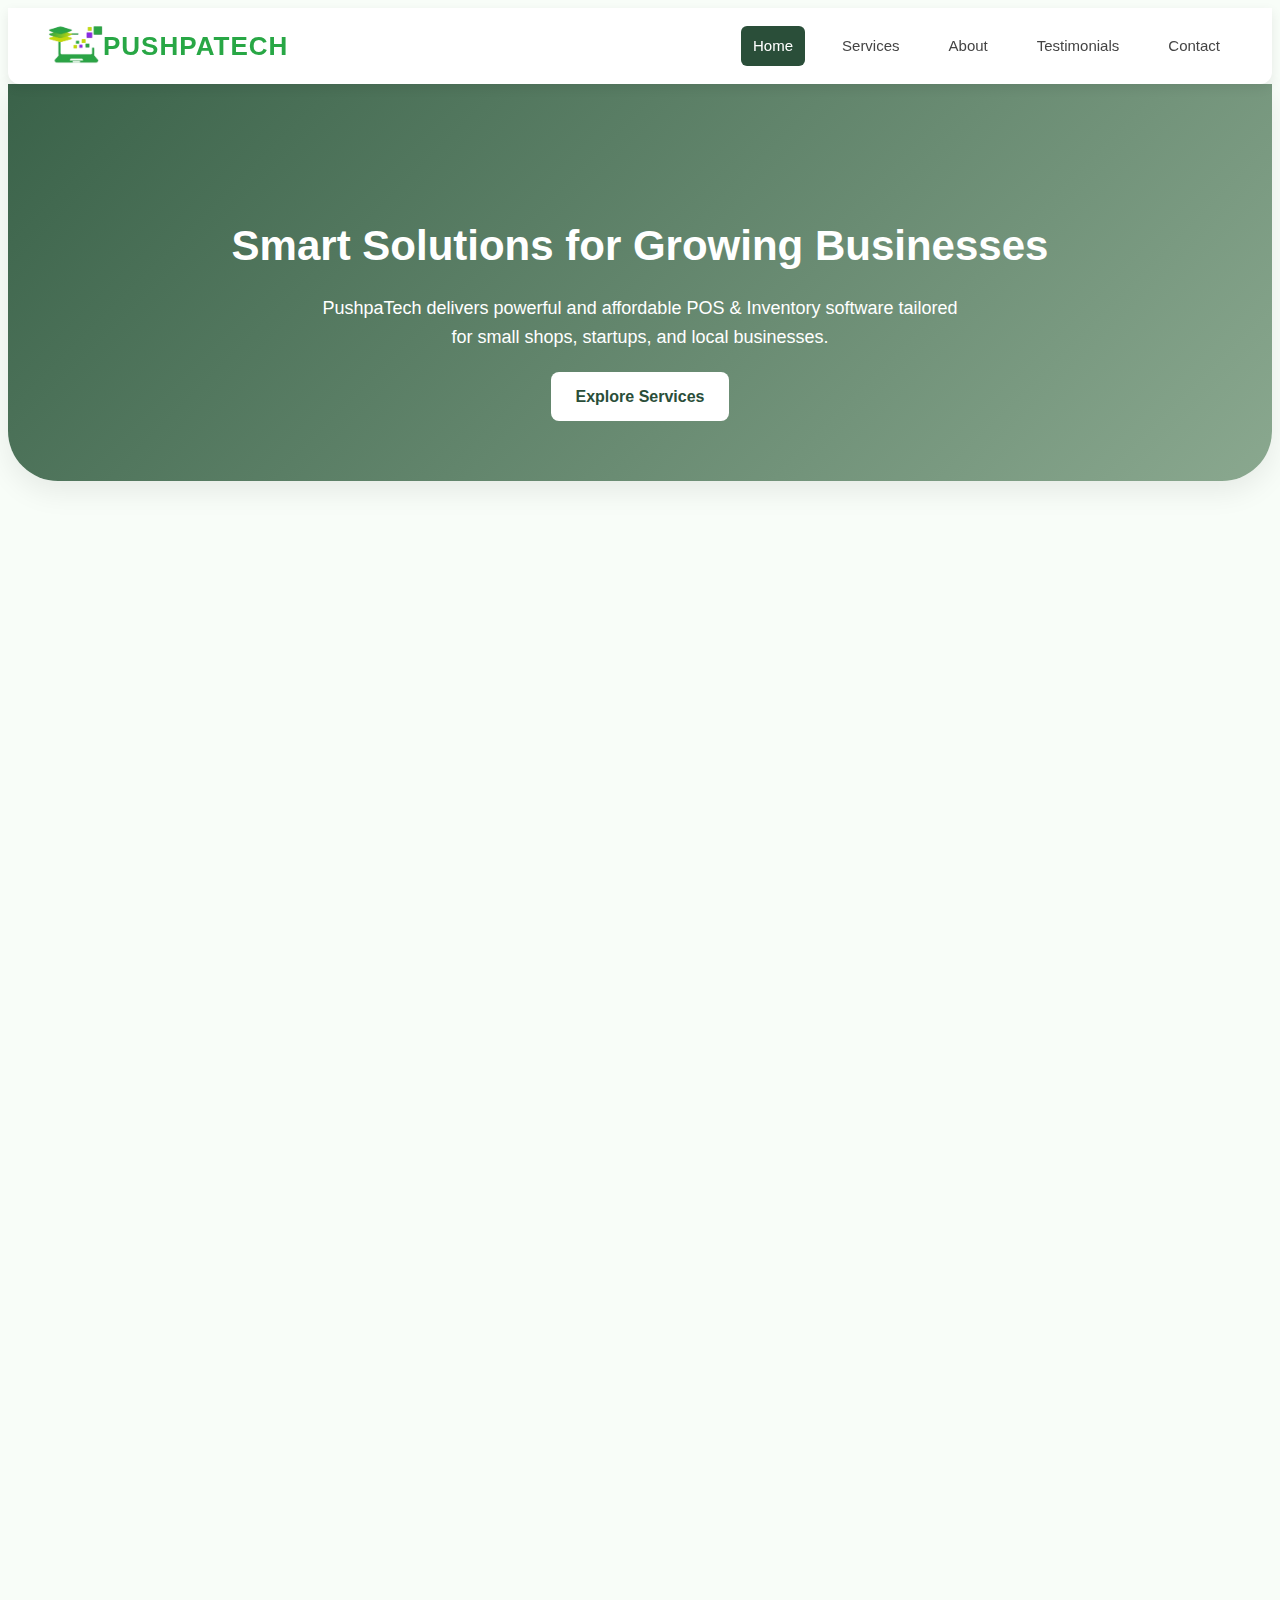
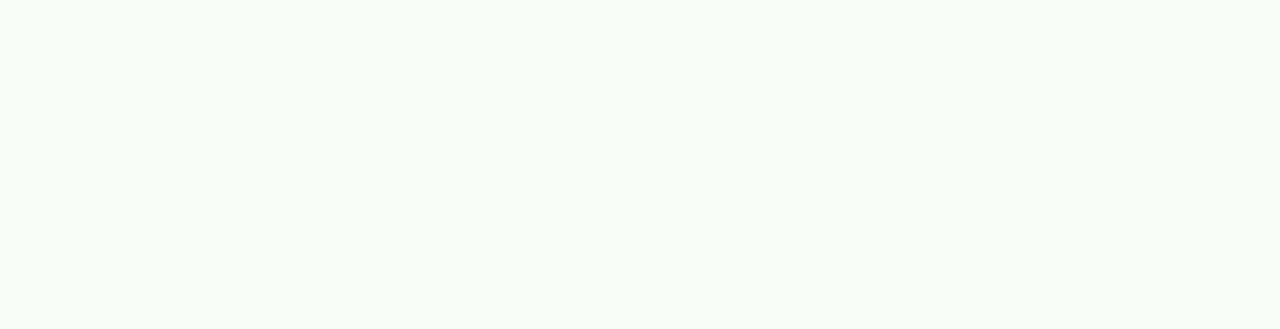
<file: index.html>
<!DOCTYPE html><html lang="en" data-beasties-container><head>
  <meta charset="utf-8">
  <title>Pushpatech</title>
  <base href="/">
  <meta name="viewport" content="width=device-width, initial-scale=1">
  <link rel="icon" type="image/x-icon" href="favicon.ico">
<style>body{font-family:Segoe UI,sans-serif;color:#222;background-color:#f8fdf8;line-height:1.6}.btn-primary{background:#2a4e39;color:#fff;padding:12px 20px;border-radius:8px;font-weight:700;text-decoration:none;transition:background .3s ease}.btn-primary:hover{background:#218838}
</style><link rel="stylesheet" href="styles-OF5QCJR4.css" media="print" onload="this.media='all'"><noscript><link rel="stylesheet" href="styles-OF5QCJR4.css"></noscript><style ng-app-id="ng">.navbar[_ngcontent-ng-c2800528396]{display:flex;justify-content:space-between;align-items:center;background-color:#fff;padding:16px 40px;box-shadow:0 4px 12px #00000014;position:sticky;top:0;z-index:1000;border-radius:0 0 12px 12px;transition:all .3s ease-in-out}.img-logo[_ngcontent-ng-c2800528396]{width:55px;height:40px;margin-bottom:-9px}.logo[_ngcontent-ng-c2800528396]{font-size:26px;font-weight:700;color:#28a745;letter-spacing:1px;text-transform:uppercase}.nav-links[_ngcontent-ng-c2800528396]{display:flex;gap:25px;align-items:center}.nav-links[_ngcontent-ng-c2800528396]   a[_ngcontent-ng-c2800528396]{position:relative;font-size:15px;font-weight:500;color:#444;text-decoration:none;padding:8px 12px;border-radius:6px;overflow:hidden;transition:background-color .3s,color .3s}.nav-links[_ngcontent-ng-c2800528396]   a.active[_ngcontent-ng-c2800528396]{background-color:#2a4e39;color:#fff}.nav-links[_ngcontent-ng-c2800528396]   a.active[_ngcontent-ng-c2800528396]:hover{color:#fff}.nav-links[_ngcontent-ng-c2800528396]   a[_ngcontent-ng-c2800528396]:before{content:"";position:absolute;width:100%;height:100%;top:0;left:-100%;background:#28a7451a;transition:all .4s ease;z-index:0}.nav-links[_ngcontent-ng-c2800528396]   a[_ngcontent-ng-c2800528396]:hover:before{left:0}.nav-links[_ngcontent-ng-c2800528396]   a[_ngcontent-ng-c2800528396]:hover{color:#2a4e39}.nav-links[_ngcontent-ng-c2800528396]   a[_ngcontent-ng-c2800528396]   span[_ngcontent-ng-c2800528396]{position:relative;z-index:1}.nav-links[_ngcontent-ng-c2800528396]   a[_ngcontent-ng-c2800528396]:after{content:"";position:absolute;left:50%;bottom:0;width:0%;height:2px;background-color:#2a4e39;transition:all .3s ease;transform:translate(-50%)}.nav-links[_ngcontent-ng-c2800528396]   a[_ngcontent-ng-c2800528396]:hover:after{width:60%}@media (max-width: 768px){.navbar[_ngcontent-ng-c2800528396]{flex-direction:column;align-items:flex-start;padding:16px 20px}.nav-links[_ngcontent-ng-c2800528396]{flex-direction:column;width:100%;gap:15px;margin-top:10px}.nav-links[_ngcontent-ng-c2800528396]   a[_ngcontent-ng-c2800528396]{width:100%}}</style><style ng-app-id="ng">.home-hero[_ngcontent-ng-c3735040616]{background:linear-gradient(135deg,#3a6249,#8aa88f);background-size:cover;color:#fff;text-align:center;padding:100px 20px 60px;border-radius:0 0 50px 50px;box-shadow:0 10px 30px #00000014}.home-hero[_ngcontent-ng-c3735040616]   h1[_ngcontent-ng-c3735040616]{font-size:42px;margin-bottom:15px;animation:_ngcontent-ng-c3735040616_fadeInDown 1s ease}.home-hero[_ngcontent-ng-c3735040616]   p[_ngcontent-ng-c3735040616]{font-size:18px;max-width:650px;margin:0 auto 20px;animation:fadeUp 1.2s ease-in-out}.home-hero[_ngcontent-ng-c3735040616]   .btn-primary[_ngcontent-ng-c3735040616]{background-color:#fff;color:#2a4e39;padding:12px 25px;border-radius:8px;font-weight:700;text-decoration:none;display:inline-block;transition:background-color .3s ease}.home-hero[_ngcontent-ng-c3735040616]   .btn-primary[_ngcontent-ng-c3735040616]:hover{background-color:#e6f4ea}.home-hero[_ngcontent-ng-c3735040616]:after{content:"";position:absolute;bottom:0;left:0;width:100%;height:100%;background-size:cover;z-index:-1}.features[_ngcontent-ng-c3735040616]{padding:80px 20px;text-align:center}.features[_ngcontent-ng-c3735040616]   h2[_ngcontent-ng-c3735040616]{font-size:28px;margin-bottom:30px}.features[_ngcontent-ng-c3735040616]   .feature-grid[_ngcontent-ng-c3735040616]{display:flex;justify-content:center;gap:30px;flex-wrap:wrap}.features[_ngcontent-ng-c3735040616]   .card[_ngcontent-ng-c3735040616]{background:#fff;padding:30px;border-radius:16px;width:300px;box-shadow:0 6px 18px #0000000f;transition:transform .3s ease;text-align:center}.features[_ngcontent-ng-c3735040616]   .card[_ngcontent-ng-c3735040616]:hover{transform:translateY(-8px)}.features[_ngcontent-ng-c3735040616]   .card[_ngcontent-ng-c3735040616]   .icon[_ngcontent-ng-c3735040616]{font-size:36px;margin-bottom:12px;color:#2a4e39;animation:_ngcontent-ng-c3735040616_floatIn 3s ease-in-out infinite}.features[_ngcontent-ng-c3735040616]   .card[_ngcontent-ng-c3735040616]   h3[_ngcontent-ng-c3735040616]{margin-bottom:10px;color:#333}.features[_ngcontent-ng-c3735040616]   .card[_ngcontent-ng-c3735040616]   p[_ngcontent-ng-c3735040616]{color:#555}.why-us[_ngcontent-ng-c3735040616]{padding:60px 20px;background-color:#f8fdf8;text-align:center}.why-us[_ngcontent-ng-c3735040616]   h2[_ngcontent-ng-c3735040616]{margin-bottom:25px;font-size:28px}.why-us[_ngcontent-ng-c3735040616]   .why-list[_ngcontent-ng-c3735040616]{display:flex;flex-direction:column;gap:12px;max-width:550px;margin:0 auto}.why-us[_ngcontent-ng-c3735040616]   .why-item[_ngcontent-ng-c3735040616]{display:flex;align-items:center;gap:12px;padding:12px 16px;background:#fff;border-radius:10px;box-shadow:0 2px 8px #0000000a;font-size:15px;color:#333;transition:transform .3s ease}.why-us[_ngcontent-ng-c3735040616]   .why-item[_ngcontent-ng-c3735040616]:hover{transform:translateY(-2px)}.why-us[_ngcontent-ng-c3735040616]   .check-icon[_ngcontent-ng-c3735040616]{font-size:18px;color:#2a4e39}.cta[_ngcontent-ng-c3735040616]{padding:80px 20px;text-align:center}.cta[_ngcontent-ng-c3735040616]   h2[_ngcontent-ng-c3735040616]{margin-bottom:15px}.cta[_ngcontent-ng-c3735040616]   .btn-primary[_ngcontent-ng-c3735040616]{margin-top:20px;background-color:#2a4e39;color:#fff;padding:12px 25px;border:none;border-radius:8px;font-size:16px;text-decoration:none;display:inline-block;font-weight:600;transition:background-color .3s}.cta[_ngcontent-ng-c3735040616]   .btn-primary[_ngcontent-ng-c3735040616]:hover{background-color:#218838}@keyframes _ngcontent-ng-c3735040616_fadeInUp{0%{opacity:0;transform:translateY(40px)}to{opacity:1;transform:translateY(0)}}@keyframes _ngcontent-ng-c3735040616_fadeInDown{0%{opacity:0;transform:translateY(-40px)}to{opacity:1;transform:translateY(0)}}@keyframes _ngcontent-ng-c3735040616_floatIn{0%,to{transform:translateY(0)}50%{transform:translateY(-8px)}}.fade-up[_ngcontent-ng-c3735040616]{animation:_ngcontent-ng-c3735040616_fadeInUp .8s ease forwards;opacity:0}.fade-down[_ngcontent-ng-c3735040616]{animation:_ngcontent-ng-c3735040616_fadeInDown .8s ease forwards;opacity:0}.delay-1[_ngcontent-ng-c3735040616]{animation-delay:.2s}.delay-2[_ngcontent-ng-c3735040616]{animation-delay:.4s}.delay-3[_ngcontent-ng-c3735040616]{animation-delay:.6s}.delay-4[_ngcontent-ng-c3735040616]{animation-delay:.8s}</style></head>
<body><!--nghm--><script type="text/javascript" id="ng-event-dispatch-contract">(()=>{function p(t,n,r,o,e,i,f,m){return{eventType:t,event:n,targetElement:r,eic:o,timeStamp:e,eia:i,eirp:f,eiack:m}}function u(t){let n=[],r=e=>{n.push(e)};return{c:t,q:n,et:[],etc:[],d:r,h:e=>{r(p(e.type,e,e.target,t,Date.now()))}}}function s(t,n,r){for(let o=0;o<n.length;o++){let e=n[o];(r?t.etc:t.et).push(e),t.c.addEventListener(e,t.h,r)}}function c(t,n,r,o,e=window){let i=u(t);e._ejsas||(e._ejsas={}),e._ejsas[n]=i,s(i,r),s(i,o,!0)}window.__jsaction_bootstrap=c;})();
</script><script>window.__jsaction_bootstrap(document.body,"ng",["click"],[]);</script>
  <app-root ng-version="19.2.3" ngh="1" ng-server-context="ssg"><app-navbar _nghost-ng-c2800528396 ngh="0"><nav _ngcontent-ng-c2800528396 class="navbar"><div _ngcontent-ng-c2800528396 class="logo"><img _ngcontent-ng-c2800528396 src="assets/imgs/logo.png" class="img-logo"><span _ngcontent-ng-c2800528396 class="brand-name">PushpaTech</span></div><div _ngcontent-ng-c2800528396 class="nav-links"><a _ngcontent-ng-c2800528396 routerlink="/" routerlinkactive="active" href="/" class="active" jsaction="click:;">Home</a><a _ngcontent-ng-c2800528396 routerlink="/services" routerlinkactive="active" href="/services" class jsaction="click:;">Services</a><a _ngcontent-ng-c2800528396 routerlink="/about" routerlinkactive="active" href="/about" class jsaction="click:;">About</a><a _ngcontent-ng-c2800528396 routerlink="/testimonials" routerlinkactive="active" href="/testimonials" class jsaction="click:;">Testimonials</a><a _ngcontent-ng-c2800528396 routerlink="/contact" routerlinkactive="active" href="/contact" class jsaction="click:;">Contact</a></div></nav></app-navbar><router-outlet></router-outlet><app-home _nghost-ng-c3735040616 ngh="0"><section _ngcontent-ng-c3735040616 class="home-hero"><h1 _ngcontent-ng-c3735040616>Smart Solutions for Growing Businesses</h1><p _ngcontent-ng-c3735040616>PushpaTech delivers powerful and affordable POS &amp; Inventory software tailored for small shops, startups, and local businesses.</p><a _ngcontent-ng-c3735040616 routerlink="/services" class="btn-primary">Explore Services</a></section><section _ngcontent-ng-c3735040616 class="features"><h2 _ngcontent-ng-c3735040616 class="fade-up delay-1">What We Offer</h2><div _ngcontent-ng-c3735040616 class="feature-grid"><div _ngcontent-ng-c3735040616 class="card fade-up delay-2"><div _ngcontent-ng-c3735040616 class="icon">🧾</div><h3 _ngcontent-ng-c3735040616>POS Billing System</h3><p _ngcontent-ng-c3735040616>Fast and easy billing with invoice print, barcode, stock update and daily reporting.</p></div><div _ngcontent-ng-c3735040616 class="card fade-up delay-3"><div _ngcontent-ng-c3735040616 class="icon">📦</div><h3 _ngcontent-ng-c3735040616>Inventory Management</h3><p _ngcontent-ng-c3735040616>Track stock in real-time with alerts, purchase logs, sales records and profit analysis.</p></div><div _ngcontent-ng-c3735040616 class="card fade-up delay-4"><div _ngcontent-ng-c3735040616 class="icon">🛠️</div><h3 _ngcontent-ng-c3735040616>Custom Software Setup</h3><p _ngcontent-ng-c3735040616>We build tailored billing software for your unique business needs – water wash, retail, medical, etc.</p></div></div></section><section _ngcontent-ng-c3735040616 class="why-us fade-up delay-2"><h2 _ngcontent-ng-c3735040616>Why Choose PushpaTech?</h2><div _ngcontent-ng-c3735040616 class="why-list"><div _ngcontent-ng-c3735040616 class="why-item"><span _ngcontent-ng-c3735040616 class="check-icon">✅</span><p _ngcontent-ng-c3735040616>User-friendly Interface</p></div><div _ngcontent-ng-c3735040616 class="why-item"><span _ngcontent-ng-c3735040616 class="check-icon">✅</span><p _ngcontent-ng-c3735040616>Lightweight &amp; Fast</p></div><div _ngcontent-ng-c3735040616 class="why-item"><span _ngcontent-ng-c3735040616 class="check-icon">✅</span><p _ngcontent-ng-c3735040616>Budget-friendly for startups</p></div><div _ngcontent-ng-c3735040616 class="why-item"><span _ngcontent-ng-c3735040616 class="check-icon">✅</span><p _ngcontent-ng-c3735040616>Easy to deploy &amp; maintain</p></div></div></section><section _ngcontent-ng-c3735040616 class="cta fade-up delay-3"><h2 _ngcontent-ng-c3735040616>Get Started Today</h2><p _ngcontent-ng-c3735040616>Whether you run a small Xerox shop, retail outlet, or service business – we have the perfect solution for you. </p><a _ngcontent-ng-c3735040616 routerlink="/contact" class="btn-primary">Request a Demo</a></section></app-home><!----></app-root>
<script src="polyfills-FFHMD2TL.js" type="module"></script><script src="main-GQ4TBBIQ.js" type="module"></script>

<script id="ng-state" type="application/json">{"__nghData__":[{},{"c":{"1":[{"i":"c3735040616","r":1}]}}]}</script></body></html>
</file>
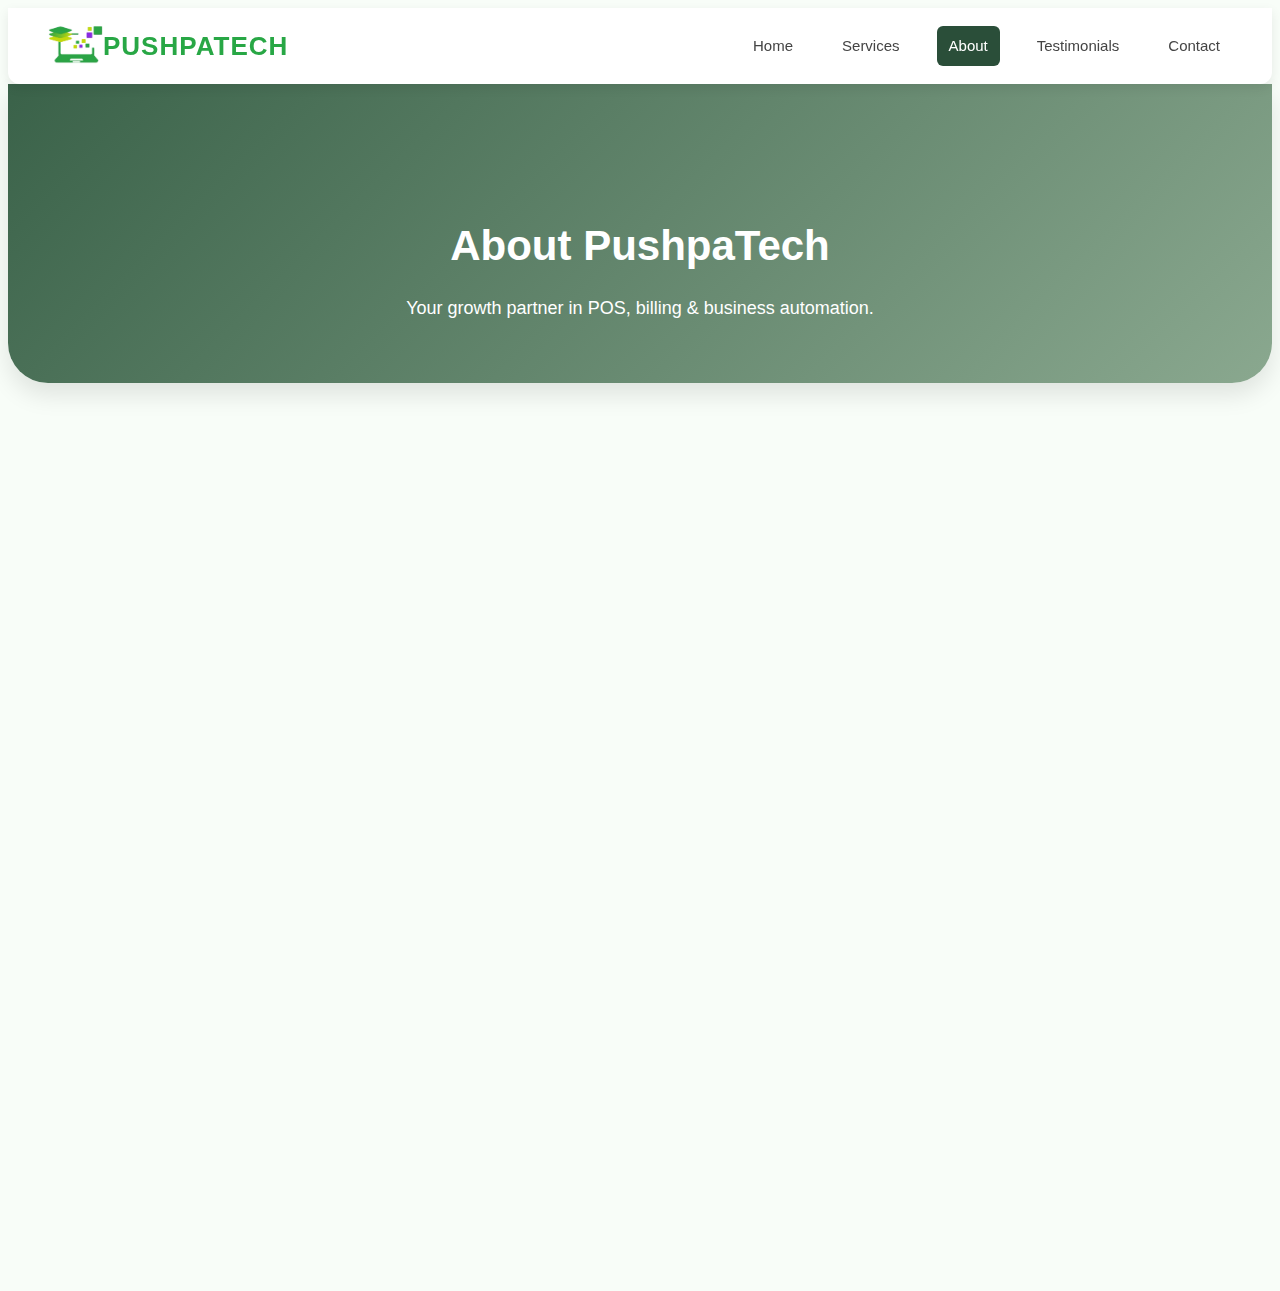
<file: about/index.html>
<!DOCTYPE html><html lang="en" data-beasties-container><head>
  <meta charset="utf-8">
  <title>Pushpatech</title>
  <base href="/">
  <meta name="viewport" content="width=device-width, initial-scale=1">
  <link rel="icon" type="image/x-icon" href="favicon.ico">
<style>body{font-family:Segoe UI,sans-serif;color:#222;background-color:#f8fdf8;line-height:1.6}
</style><link rel="stylesheet" href="styles-OF5QCJR4.css" media="print" onload="this.media='all'"><noscript><link rel="stylesheet" href="styles-OF5QCJR4.css"></noscript><style ng-app-id="ng">.navbar[_ngcontent-ng-c2800528396]{display:flex;justify-content:space-between;align-items:center;background-color:#fff;padding:16px 40px;box-shadow:0 4px 12px #00000014;position:sticky;top:0;z-index:1000;border-radius:0 0 12px 12px;transition:all .3s ease-in-out}.img-logo[_ngcontent-ng-c2800528396]{width:55px;height:40px;margin-bottom:-9px}.logo[_ngcontent-ng-c2800528396]{font-size:26px;font-weight:700;color:#28a745;letter-spacing:1px;text-transform:uppercase}.nav-links[_ngcontent-ng-c2800528396]{display:flex;gap:25px;align-items:center}.nav-links[_ngcontent-ng-c2800528396]   a[_ngcontent-ng-c2800528396]{position:relative;font-size:15px;font-weight:500;color:#444;text-decoration:none;padding:8px 12px;border-radius:6px;overflow:hidden;transition:background-color .3s,color .3s}.nav-links[_ngcontent-ng-c2800528396]   a.active[_ngcontent-ng-c2800528396]{background-color:#2a4e39;color:#fff}.nav-links[_ngcontent-ng-c2800528396]   a.active[_ngcontent-ng-c2800528396]:hover{color:#fff}.nav-links[_ngcontent-ng-c2800528396]   a[_ngcontent-ng-c2800528396]:before{content:"";position:absolute;width:100%;height:100%;top:0;left:-100%;background:#28a7451a;transition:all .4s ease;z-index:0}.nav-links[_ngcontent-ng-c2800528396]   a[_ngcontent-ng-c2800528396]:hover:before{left:0}.nav-links[_ngcontent-ng-c2800528396]   a[_ngcontent-ng-c2800528396]:hover{color:#2a4e39}.nav-links[_ngcontent-ng-c2800528396]   a[_ngcontent-ng-c2800528396]   span[_ngcontent-ng-c2800528396]{position:relative;z-index:1}.nav-links[_ngcontent-ng-c2800528396]   a[_ngcontent-ng-c2800528396]:after{content:"";position:absolute;left:50%;bottom:0;width:0%;height:2px;background-color:#2a4e39;transition:all .3s ease;transform:translate(-50%)}.nav-links[_ngcontent-ng-c2800528396]   a[_ngcontent-ng-c2800528396]:hover:after{width:60%}@media (max-width: 768px){.navbar[_ngcontent-ng-c2800528396]{flex-direction:column;align-items:flex-start;padding:16px 20px}.nav-links[_ngcontent-ng-c2800528396]{flex-direction:column;width:100%;gap:15px;margin-top:10px}.nav-links[_ngcontent-ng-c2800528396]   a[_ngcontent-ng-c2800528396]{width:100%}}</style><style ng-app-id="ng">.about-hero[_ngcontent-ng-c2169892880]{background:linear-gradient(135deg,#3a6249,#8aa88f);padding:100px 20px 60px;color:#fff;text-align:center;border-radius:0 0 40px 40px;box-shadow:0 12px 24px #0000001a}.about-hero[_ngcontent-ng-c2169892880]   h1[_ngcontent-ng-c2169892880]{font-size:42px;margin-bottom:15px;animation:fadeDown 1s ease-out}.about-hero[_ngcontent-ng-c2169892880]   p[_ngcontent-ng-c2169892880]{font-size:18px;max-width:650px;margin:0 auto;animation:fadeUp 1.2s ease-in-out}.about-content[_ngcontent-ng-c2169892880]{display:flex;flex-direction:column;gap:40px;padding:80px 20px;max-width:1100px;margin:auto}.about-box[_ngcontent-ng-c2169892880]{background:#fff;padding:30px 40px;border-radius:16px;box-shadow:0 6px 18px #0000000f;opacity:0;transform:translateY(20px);animation:fadeInUp 1s ease forwards;transition:all .4s}.about-box[_ngcontent-ng-c2169892880]   h2[_ngcontent-ng-c2169892880]{margin-bottom:15px;color:#2a4e39}.about-box[_ngcontent-ng-c2169892880]   p[_ngcontent-ng-c2169892880], .about-box[_ngcontent-ng-c2169892880]   ul[_ngcontent-ng-c2169892880]{font-size:16px;color:#444;line-height:1.6}.about-box[_ngcontent-ng-c2169892880]   ul[_ngcontent-ng-c2169892880]{list-style:none;padding:0}.about-box[_ngcontent-ng-c2169892880]   ul[_ngcontent-ng-c2169892880]   li[_ngcontent-ng-c2169892880]{margin-bottom:10px}.slide-in-left[_ngcontent-ng-c2169892880]{animation:_ngcontent-ng-c2169892880_slideInLeft 1.2s ease forwards}.slide-in-right[_ngcontent-ng-c2169892880]{animation:_ngcontent-ng-c2169892880_slideInRight 1.2s ease forwards}@keyframes _ngcontent-ng-c2169892880_slideInLeft{0%{opacity:0;transform:translate(-50px)}to{opacity:1;transform:translate(0)}}@keyframes _ngcontent-ng-c2169892880_slideInRight{0%{opacity:0;transform:translate(50px)}to{opacity:1;transform:translate(0)}}@media (max-width: 768px){.about-content[_ngcontent-ng-c2169892880]{padding:40px 15px}.about-box[_ngcontent-ng-c2169892880]{padding:20px}.about-hero[_ngcontent-ng-c2169892880]{padding:60px 15px 40px}}</style></head>
<body><!--nghm--><script type="text/javascript" id="ng-event-dispatch-contract">(()=>{function p(t,n,r,o,e,i,f,m){return{eventType:t,event:n,targetElement:r,eic:o,timeStamp:e,eia:i,eirp:f,eiack:m}}function u(t){let n=[],r=e=>{n.push(e)};return{c:t,q:n,et:[],etc:[],d:r,h:e=>{r(p(e.type,e,e.target,t,Date.now()))}}}function s(t,n,r){for(let o=0;o<n.length;o++){let e=n[o];(r?t.etc:t.et).push(e),t.c.addEventListener(e,t.h,r)}}function c(t,n,r,o,e=window){let i=u(t);e._ejsas||(e._ejsas={}),e._ejsas[n]=i,s(i,r),s(i,o,!0)}window.__jsaction_bootstrap=c;})();
</script><script>window.__jsaction_bootstrap(document.body,"ng",["click"],[]);</script>
  <app-root ng-version="19.2.3" ngh="1" ng-server-context="ssg"><app-navbar _nghost-ng-c2800528396 ngh="0"><nav _ngcontent-ng-c2800528396 class="navbar"><div _ngcontent-ng-c2800528396 class="logo"><img _ngcontent-ng-c2800528396 src="assets/imgs/logo.png" class="img-logo"><span _ngcontent-ng-c2800528396 class="brand-name">PushpaTech</span></div><div _ngcontent-ng-c2800528396 class="nav-links"><a _ngcontent-ng-c2800528396 routerlink="/" routerlinkactive="active" href="/" class jsaction="click:;">Home</a><a _ngcontent-ng-c2800528396 routerlink="/services" routerlinkactive="active" href="/services" class jsaction="click:;">Services</a><a _ngcontent-ng-c2800528396 routerlink="/about" routerlinkactive="active" href="/about" class="active" jsaction="click:;">About</a><a _ngcontent-ng-c2800528396 routerlink="/testimonials" routerlinkactive="active" href="/testimonials" class jsaction="click:;">Testimonials</a><a _ngcontent-ng-c2800528396 routerlink="/contact" routerlinkactive="active" href="/contact" class jsaction="click:;">Contact</a></div></nav></app-navbar><router-outlet></router-outlet><app-about _nghost-ng-c2169892880 ngh="0"><section _ngcontent-ng-c2169892880 class="about-hero"><h1 _ngcontent-ng-c2169892880>About PushpaTech</h1><p _ngcontent-ng-c2169892880>Your growth partner in POS, billing &amp; business automation.</p></section><section _ngcontent-ng-c2169892880 class="about-content"><div _ngcontent-ng-c2169892880 class="about-box fade-in"><h2 _ngcontent-ng-c2169892880>Who We Are</h2><p _ngcontent-ng-c2169892880>PushpaTech is a service-based startup committed to building smart, efficient, and reliable business tools. We help local businesses and startups streamline their billing, POS, and inventory management.</p></div><div _ngcontent-ng-c2169892880 class="about-box slide-in-left"><h2 _ngcontent-ng-c2169892880>Our Vision</h2><p _ngcontent-ng-c2169892880>To empower small businesses and entrepreneurs by offering tech solutions that are affordable, scalable, and tailor-fit to their needs.</p></div><div _ngcontent-ng-c2169892880 class="about-box slide-in-right"><h2 _ngcontent-ng-c2169892880>What Makes Us Different</h2><ul _ngcontent-ng-c2169892880><li _ngcontent-ng-c2169892880>✅ Clean &amp; user-friendly interfaces</li><li _ngcontent-ng-c2169892880>✅ Offline-first &amp; lightweight approach</li><li _ngcontent-ng-c2169892880>✅ Zero hosting in prototype phase</li><li _ngcontent-ng-c2169892880>✅ Future-proof SaaS design</li></ul></div></section></app-about><!----></app-root>
<script src="polyfills-FFHMD2TL.js" type="module"></script><script src="main-GQ4TBBIQ.js" type="module"></script>

<script id="ng-state" type="application/json">{"__nghData__":[{},{"c":{"1":[{"i":"c2169892880","r":1}]}}]}</script></body></html>
</file>
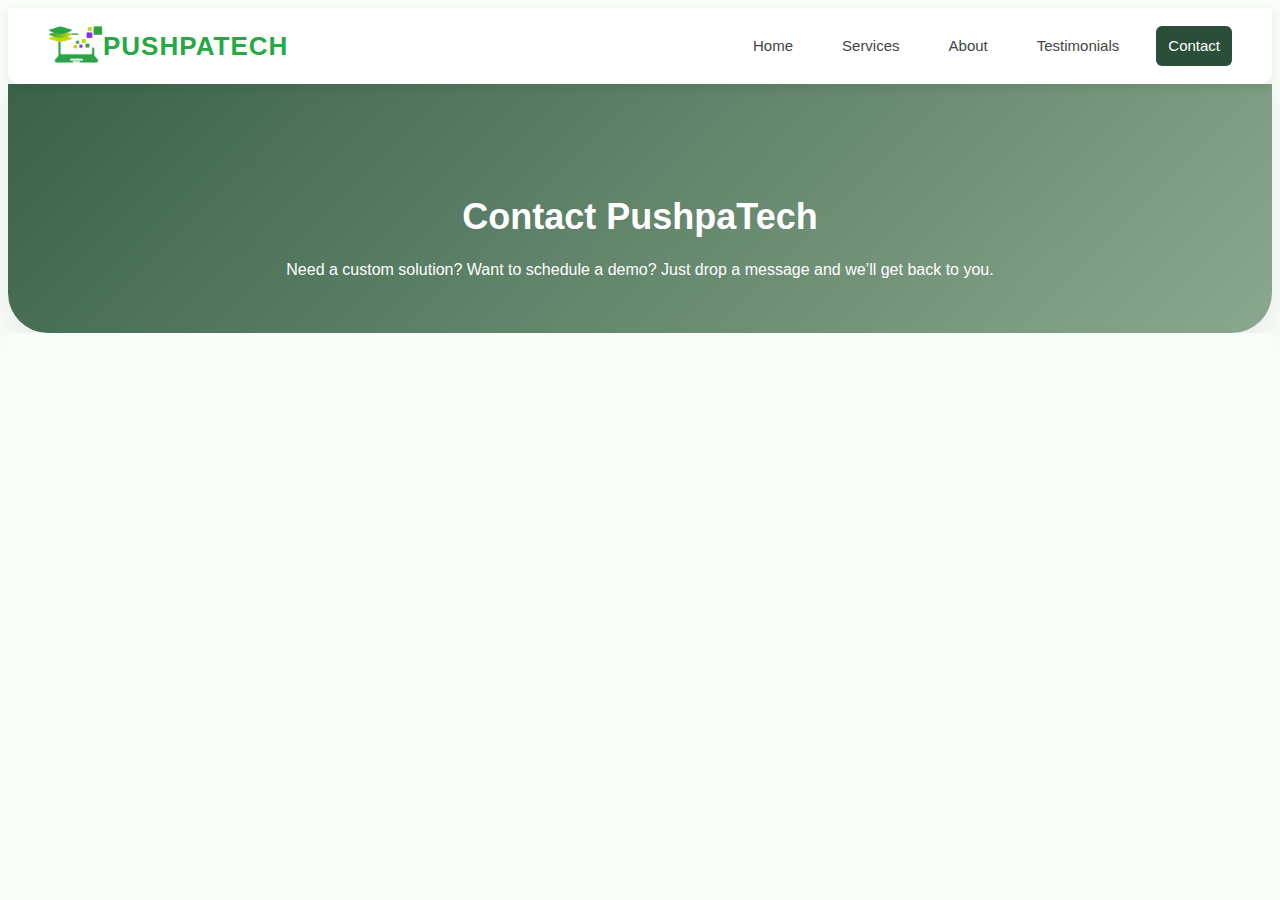
<file: contact/index.html>
<!DOCTYPE html><html lang="en" data-beasties-container><head>
  <meta charset="utf-8">
  <title>Pushpatech</title>
  <base href="/">
  <meta name="viewport" content="width=device-width, initial-scale=1">
  <link rel="icon" type="image/x-icon" href="favicon.ico">
<style>body{font-family:Segoe UI,sans-serif;color:#222;background-color:#f8fdf8;line-height:1.6}
</style><link rel="stylesheet" href="styles-OF5QCJR4.css" media="print" onload="this.media='all'"><noscript><link rel="stylesheet" href="styles-OF5QCJR4.css"></noscript><style ng-app-id="ng">.navbar[_ngcontent-ng-c2800528396]{display:flex;justify-content:space-between;align-items:center;background-color:#fff;padding:16px 40px;box-shadow:0 4px 12px #00000014;position:sticky;top:0;z-index:1000;border-radius:0 0 12px 12px;transition:all .3s ease-in-out}.img-logo[_ngcontent-ng-c2800528396]{width:55px;height:40px;margin-bottom:-9px}.logo[_ngcontent-ng-c2800528396]{font-size:26px;font-weight:700;color:#28a745;letter-spacing:1px;text-transform:uppercase}.nav-links[_ngcontent-ng-c2800528396]{display:flex;gap:25px;align-items:center}.nav-links[_ngcontent-ng-c2800528396]   a[_ngcontent-ng-c2800528396]{position:relative;font-size:15px;font-weight:500;color:#444;text-decoration:none;padding:8px 12px;border-radius:6px;overflow:hidden;transition:background-color .3s,color .3s}.nav-links[_ngcontent-ng-c2800528396]   a.active[_ngcontent-ng-c2800528396]{background-color:#2a4e39;color:#fff}.nav-links[_ngcontent-ng-c2800528396]   a.active[_ngcontent-ng-c2800528396]:hover{color:#fff}.nav-links[_ngcontent-ng-c2800528396]   a[_ngcontent-ng-c2800528396]:before{content:"";position:absolute;width:100%;height:100%;top:0;left:-100%;background:#28a7451a;transition:all .4s ease;z-index:0}.nav-links[_ngcontent-ng-c2800528396]   a[_ngcontent-ng-c2800528396]:hover:before{left:0}.nav-links[_ngcontent-ng-c2800528396]   a[_ngcontent-ng-c2800528396]:hover{color:#2a4e39}.nav-links[_ngcontent-ng-c2800528396]   a[_ngcontent-ng-c2800528396]   span[_ngcontent-ng-c2800528396]{position:relative;z-index:1}.nav-links[_ngcontent-ng-c2800528396]   a[_ngcontent-ng-c2800528396]:after{content:"";position:absolute;left:50%;bottom:0;width:0%;height:2px;background-color:#2a4e39;transition:all .3s ease;transform:translate(-50%)}.nav-links[_ngcontent-ng-c2800528396]   a[_ngcontent-ng-c2800528396]:hover:after{width:60%}@media (max-width: 768px){.navbar[_ngcontent-ng-c2800528396]{flex-direction:column;align-items:flex-start;padding:16px 20px}.nav-links[_ngcontent-ng-c2800528396]{flex-direction:column;width:100%;gap:15px;margin-top:10px}.nav-links[_ngcontent-ng-c2800528396]   a[_ngcontent-ng-c2800528396]{width:100%}}</style><style ng-app-id="ng">@charset "UTF-8";.contact-hero[_ngcontent-ng-c4253887968]{background:linear-gradient(135deg,#3a6249,#8aa88f);color:#fff;text-align:center;padding:80px 20px 50px;border-radius:0 0 40px 40px;box-shadow:0 10px 30px #00000014}.contact-hero[_ngcontent-ng-c4253887968]   h1[_ngcontent-ng-c4253887968]{font-size:36px;margin-bottom:12px;animation:fadeInDown 1s ease}.contact-hero[_ngcontent-ng-c4253887968]   p[_ngcontent-ng-c4253887968]{font-size:16px;max-width:90%;margin:0 auto;animation:fadeInUp 1.2s ease}.contact-content[_ngcontent-ng-c4253887968]{display:flex;flex-wrap:wrap;gap:30px;justify-content:center;padding:60px 20px;background:#f8fdf8}.contact-card[_ngcontent-ng-c4253887968]{background:#fff;padding:30px 20px;border-radius:20px;box-shadow:0 8px 25px #0000000f;width:100%;max-width:480px;animation:_ngcontent-ng-c4253887968_fadeInCard .8s forwards;opacity:0;transform:translateY(30px)}.contact-card[_ngcontent-ng-c4253887968]   h2[_ngcontent-ng-c4253887968], .contact-card[_ngcontent-ng-c4253887968]   h3[_ngcontent-ng-c4253887968]{color:#2e7d32;margin-bottom:15px;font-size:20px}.contact-card[_ngcontent-ng-c4253887968]   p[_ngcontent-ng-c4253887968]{font-size:15px;color:#444;margin:8px 0}.form[_ngcontent-ng-c4253887968]{display:flex;flex-direction:column;gap:16px}.form[_ngcontent-ng-c4253887968]   input[_ngcontent-ng-c4253887968], .form[_ngcontent-ng-c4253887968]   textarea[_ngcontent-ng-c4253887968]{padding:12px 14px;border:1.5px solid #ccc;border-radius:10px;font-size:14px;font-family:inherit;transition:.3s ease}.form[_ngcontent-ng-c4253887968]   input[_ngcontent-ng-c4253887968]:focus, .form[_ngcontent-ng-c4253887968]   textarea[_ngcontent-ng-c4253887968]:focus{border-color:#3a6249;outline:none}.form[_ngcontent-ng-c4253887968]   textarea[_ngcontent-ng-c4253887968]{min-height:100px;resize:vertical}.form[_ngcontent-ng-c4253887968]   button[_ngcontent-ng-c4253887968]{background:#3a6249;color:#fff;padding:12px;font-weight:700;font-size:15px;border:none;border-radius:8px;cursor:pointer;transition:background .3s ease}.form[_ngcontent-ng-c4253887968]   button[_ngcontent-ng-c4253887968]:hover{background:#2b4d3a}.fade-up[_ngcontent-ng-c4253887968]{animation-name:_ngcontent-ng-c4253887968_fadeInCard}.delay-1[_ngcontent-ng-c4253887968]{animation-delay:.2s}.delay-2[_ngcontent-ng-c4253887968]{animation-delay:.4s}@keyframes _ngcontent-ng-c4253887968_fadeInCard{to{opacity:1;transform:translateY(0)}}@media (max-width: 768px){.contact-hero[_ngcontent-ng-c4253887968]{padding:60px 15px 40px}.contact-hero[_ngcontent-ng-c4253887968]   h1[_ngcontent-ng-c4253887968]{font-size:28px}.contact-hero[_ngcontent-ng-c4253887968]   p[_ngcontent-ng-c4253887968]{font-size:14px}.contact-content[_ngcontent-ng-c4253887968]{flex-direction:column;padding:30px 15px}.contact-card[_ngcontent-ng-c4253887968]{padding:25px 15px}.form[_ngcontent-ng-c4253887968]   button[_ngcontent-ng-c4253887968]{font-size:14px;padding:10px}}</style></head>
<body><!--nghm--><script type="text/javascript" id="ng-event-dispatch-contract">(()=>{function p(t,n,r,o,e,i,f,m){return{eventType:t,event:n,targetElement:r,eic:o,timeStamp:e,eia:i,eirp:f,eiack:m}}function u(t){let n=[],r=e=>{n.push(e)};return{c:t,q:n,et:[],etc:[],d:r,h:e=>{r(p(e.type,e,e.target,t,Date.now()))}}}function s(t,n,r){for(let o=0;o<n.length;o++){let e=n[o];(r?t.etc:t.et).push(e),t.c.addEventListener(e,t.h,r)}}function c(t,n,r,o,e=window){let i=u(t);e._ejsas||(e._ejsas={}),e._ejsas[n]=i,s(i,r),s(i,o,!0)}window.__jsaction_bootstrap=c;})();
</script><script>window.__jsaction_bootstrap(document.body,"ng",["click"],[]);</script>
  <app-root ng-version="19.2.3" ngh="1" ng-server-context="ssg"><app-navbar _nghost-ng-c2800528396 ngh="0"><nav _ngcontent-ng-c2800528396 class="navbar"><div _ngcontent-ng-c2800528396 class="logo"><img _ngcontent-ng-c2800528396 src="assets/imgs/logo.png" class="img-logo"><span _ngcontent-ng-c2800528396 class="brand-name">PushpaTech</span></div><div _ngcontent-ng-c2800528396 class="nav-links"><a _ngcontent-ng-c2800528396 routerlink="/" routerlinkactive="active" href="/" class jsaction="click:;">Home</a><a _ngcontent-ng-c2800528396 routerlink="/services" routerlinkactive="active" href="/services" class jsaction="click:;">Services</a><a _ngcontent-ng-c2800528396 routerlink="/about" routerlinkactive="active" href="/about" class jsaction="click:;">About</a><a _ngcontent-ng-c2800528396 routerlink="/testimonials" routerlinkactive="active" href="/testimonials" class jsaction="click:;">Testimonials</a><a _ngcontent-ng-c2800528396 routerlink="/contact" routerlinkactive="active" href="/contact" class="active" jsaction="click:;">Contact</a></div></nav></app-navbar><router-outlet></router-outlet><app-contact _nghost-ng-c4253887968 ngh="0"><section _ngcontent-ng-c4253887968 class="contact-hero"><h1 _ngcontent-ng-c4253887968>Contact PushpaTech</h1><p _ngcontent-ng-c4253887968> Need a custom solution? Want to schedule a demo? Just drop a message and we’ll get back to you. </p></section><section _ngcontent-ng-c4253887968 class="contact-content"><div _ngcontent-ng-c4253887968 class="contact-card fade-up delay-1"><form _ngcontent-ng-c4253887968 class="form"><h2 _ngcontent-ng-c4253887968>Send us a message</h2><input _ngcontent-ng-c4253887968 type="text" placeholder="Your Name" required><input _ngcontent-ng-c4253887968 type="email" placeholder="Your Email" required><textarea _ngcontent-ng-c4253887968 placeholder="Your Message" required></textarea><button _ngcontent-ng-c4253887968 type="submit">Submit</button></form></div><div _ngcontent-ng-c4253887968 class="contact-card fade-up delay-2"><h3 _ngcontent-ng-c4253887968>Reach Us</h3><p _ngcontent-ng-c4253887968><strong _ngcontent-ng-c4253887968>📞 Phone:</strong> +91 85532 08440</p><p _ngcontent-ng-c4253887968><strong _ngcontent-ng-c4253887968>📍 Address:</strong> Hyderabad, India</p></div></section></app-contact><!----></app-root>
<script src="polyfills-FFHMD2TL.js" type="module"></script><script src="main-GQ4TBBIQ.js" type="module"></script>

<script id="ng-state" type="application/json">{"__nghData__":[{},{"c":{"1":[{"i":"c4253887968","r":1}]}}]}</script></body></html>
</file>
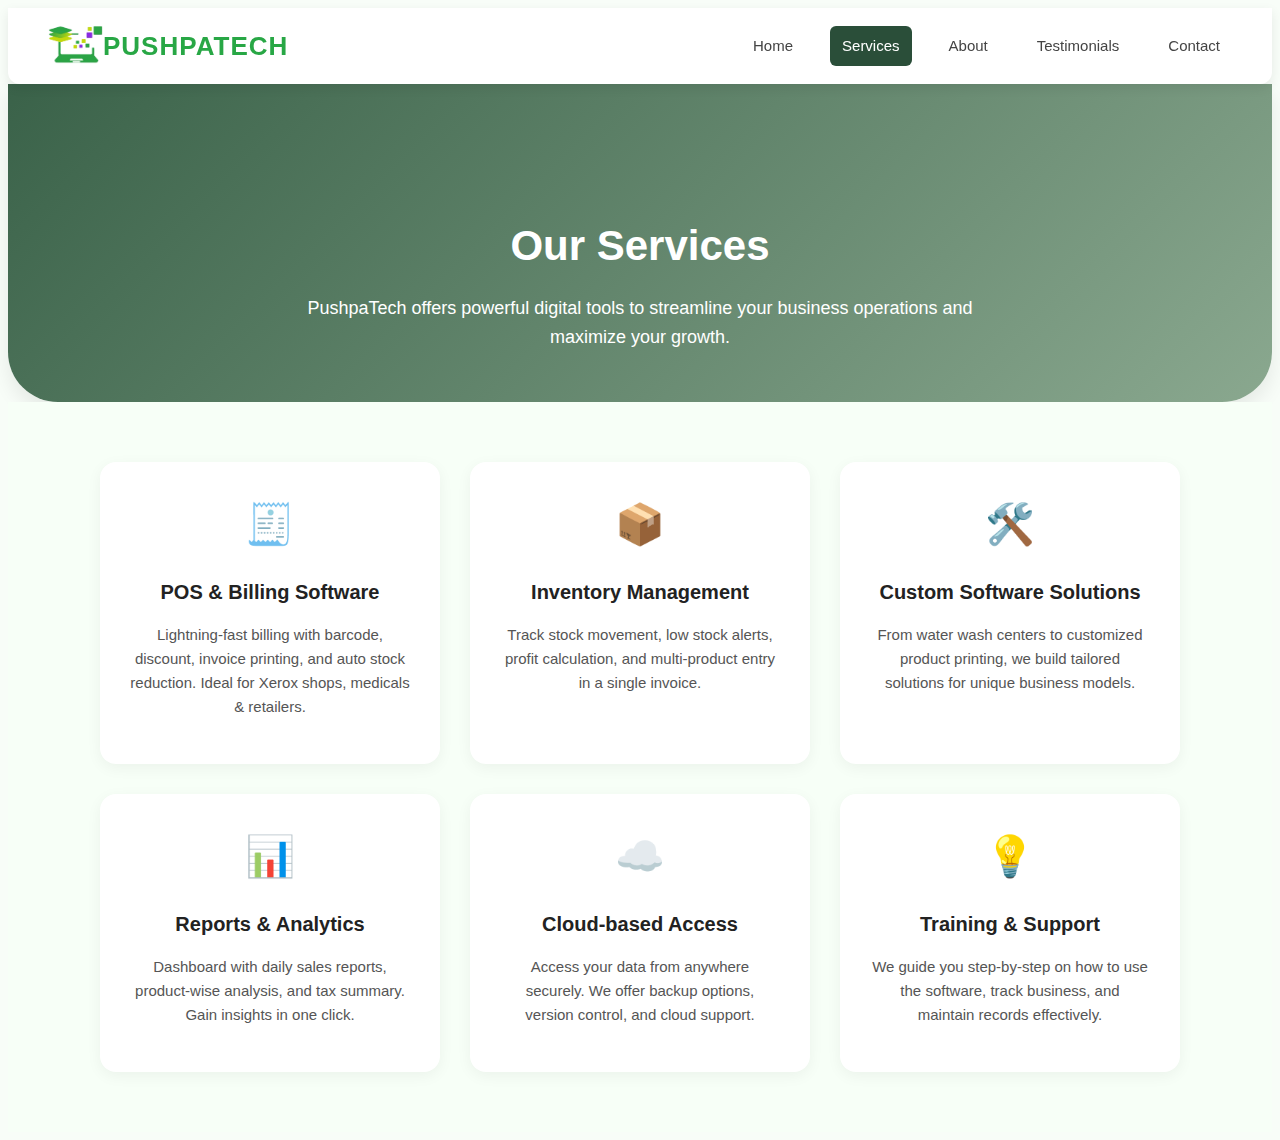
<file: services/index.html>
<!DOCTYPE html><html lang="en" data-beasties-container><head>
  <meta charset="utf-8">
  <title>Pushpatech</title>
  <base href="/">
  <meta name="viewport" content="width=device-width, initial-scale=1">
  <link rel="icon" type="image/x-icon" href="favicon.ico">
<style>body{font-family:Segoe UI,sans-serif;color:#222;background-color:#f8fdf8;line-height:1.6}
</style><link rel="stylesheet" href="styles-OF5QCJR4.css" media="print" onload="this.media='all'"><noscript><link rel="stylesheet" href="styles-OF5QCJR4.css"></noscript><style ng-app-id="ng">.navbar[_ngcontent-ng-c2800528396]{display:flex;justify-content:space-between;align-items:center;background-color:#fff;padding:16px 40px;box-shadow:0 4px 12px #00000014;position:sticky;top:0;z-index:1000;border-radius:0 0 12px 12px;transition:all .3s ease-in-out}.img-logo[_ngcontent-ng-c2800528396]{width:55px;height:40px;margin-bottom:-9px}.logo[_ngcontent-ng-c2800528396]{font-size:26px;font-weight:700;color:#28a745;letter-spacing:1px;text-transform:uppercase}.nav-links[_ngcontent-ng-c2800528396]{display:flex;gap:25px;align-items:center}.nav-links[_ngcontent-ng-c2800528396]   a[_ngcontent-ng-c2800528396]{position:relative;font-size:15px;font-weight:500;color:#444;text-decoration:none;padding:8px 12px;border-radius:6px;overflow:hidden;transition:background-color .3s,color .3s}.nav-links[_ngcontent-ng-c2800528396]   a.active[_ngcontent-ng-c2800528396]{background-color:#2a4e39;color:#fff}.nav-links[_ngcontent-ng-c2800528396]   a.active[_ngcontent-ng-c2800528396]:hover{color:#fff}.nav-links[_ngcontent-ng-c2800528396]   a[_ngcontent-ng-c2800528396]:before{content:"";position:absolute;width:100%;height:100%;top:0;left:-100%;background:#28a7451a;transition:all .4s ease;z-index:0}.nav-links[_ngcontent-ng-c2800528396]   a[_ngcontent-ng-c2800528396]:hover:before{left:0}.nav-links[_ngcontent-ng-c2800528396]   a[_ngcontent-ng-c2800528396]:hover{color:#2a4e39}.nav-links[_ngcontent-ng-c2800528396]   a[_ngcontent-ng-c2800528396]   span[_ngcontent-ng-c2800528396]{position:relative;z-index:1}.nav-links[_ngcontent-ng-c2800528396]   a[_ngcontent-ng-c2800528396]:after{content:"";position:absolute;left:50%;bottom:0;width:0%;height:2px;background-color:#2a4e39;transition:all .3s ease;transform:translate(-50%)}.nav-links[_ngcontent-ng-c2800528396]   a[_ngcontent-ng-c2800528396]:hover:after{width:60%}@media (max-width: 768px){.navbar[_ngcontent-ng-c2800528396]{flex-direction:column;align-items:flex-start;padding:16px 20px}.nav-links[_ngcontent-ng-c2800528396]{flex-direction:column;width:100%;gap:15px;margin-top:10px}.nav-links[_ngcontent-ng-c2800528396]   a[_ngcontent-ng-c2800528396]{width:100%}}</style><style ng-app-id="ng">.services-hero[_ngcontent-ng-c3591198584]{text-align:center;padding:100px 30px 50px;background:linear-gradient(135deg,#3a6249,#8aa88f);color:#fff;border-radius:0 0 50px 50px;box-shadow:0 10px 20px #00000014}.services-hero[_ngcontent-ng-c3591198584]   h1[_ngcontent-ng-c3591198584]{font-size:42px;margin-bottom:15px;animation:fadeInDown 1s ease}.services-hero[_ngcontent-ng-c3591198584]   p[_ngcontent-ng-c3591198584]{font-size:18px;max-width:700px;margin:0 auto;animation:fadeUp 1.2s ease-in-out}.services-list[_ngcontent-ng-c3591198584]{display:flex;flex-wrap:wrap;justify-content:center;gap:30px;padding:60px 20px;background-color:#f7fff7}.service-card[_ngcontent-ng-c3591198584]{background:#fff;border-radius:16px;box-shadow:0 4px 15px #0000000d;padding:30px;width:280px;text-align:center;transition:transform .3s ease,box-shadow .3s ease;position:relative;overflow:hidden}.service-card[_ngcontent-ng-c3591198584]:hover{transform:translateY(-8px);box-shadow:0 12px 24px #00000014}.service-card[_ngcontent-ng-c3591198584]   .icon[_ngcontent-ng-c3591198584]{font-size:40px;margin-bottom:20px;color:#2a4e39;animation:_ngcontent-ng-c3591198584_float 2.5s infinite ease-in-out}.service-card[_ngcontent-ng-c3591198584]   h3[_ngcontent-ng-c3591198584]{font-size:20px;margin-bottom:10px;color:#222}.service-card[_ngcontent-ng-c3591198584]   p[_ngcontent-ng-c3591198584]{font-size:15px;color:#555}@keyframes _ngcontent-ng-c3591198584_float{0%,to{transform:translateY(0)}50%{transform:translateY(-6px)}}@media (max-width: 768px){.services-hero[_ngcontent-ng-c3591198584]{padding:60px 20px}.services-list[_ngcontent-ng-c3591198584]{padding:40px 15px}.service-card[_ngcontent-ng-c3591198584]{width:100%;max-width:340px}}</style></head>
<body><!--nghm--><script type="text/javascript" id="ng-event-dispatch-contract">(()=>{function p(t,n,r,o,e,i,f,m){return{eventType:t,event:n,targetElement:r,eic:o,timeStamp:e,eia:i,eirp:f,eiack:m}}function u(t){let n=[],r=e=>{n.push(e)};return{c:t,q:n,et:[],etc:[],d:r,h:e=>{r(p(e.type,e,e.target,t,Date.now()))}}}function s(t,n,r){for(let o=0;o<n.length;o++){let e=n[o];(r?t.etc:t.et).push(e),t.c.addEventListener(e,t.h,r)}}function c(t,n,r,o,e=window){let i=u(t);e._ejsas||(e._ejsas={}),e._ejsas[n]=i,s(i,r),s(i,o,!0)}window.__jsaction_bootstrap=c;})();
</script><script>window.__jsaction_bootstrap(document.body,"ng",["click"],[]);</script>
  <app-root ng-version="19.2.3" ngh="1" ng-server-context="ssg"><app-navbar _nghost-ng-c2800528396 ngh="0"><nav _ngcontent-ng-c2800528396 class="navbar"><div _ngcontent-ng-c2800528396 class="logo"><img _ngcontent-ng-c2800528396 src="assets/imgs/logo.png" class="img-logo"><span _ngcontent-ng-c2800528396 class="brand-name">PushpaTech</span></div><div _ngcontent-ng-c2800528396 class="nav-links"><a _ngcontent-ng-c2800528396 routerlink="/" routerlinkactive="active" href="/" class jsaction="click:;">Home</a><a _ngcontent-ng-c2800528396 routerlink="/services" routerlinkactive="active" href="/services" class="active" jsaction="click:;">Services</a><a _ngcontent-ng-c2800528396 routerlink="/about" routerlinkactive="active" href="/about" class jsaction="click:;">About</a><a _ngcontent-ng-c2800528396 routerlink="/testimonials" routerlinkactive="active" href="/testimonials" class jsaction="click:;">Testimonials</a><a _ngcontent-ng-c2800528396 routerlink="/contact" routerlinkactive="active" href="/contact" class jsaction="click:;">Contact</a></div></nav></app-navbar><router-outlet></router-outlet><app-services _nghost-ng-c3591198584 ngh="0"><section _ngcontent-ng-c3591198584 class="services-hero"><h1 _ngcontent-ng-c3591198584>Our Services</h1><p _ngcontent-ng-c3591198584>PushpaTech offers powerful digital tools to streamline your business operations and maximize your growth.</p></section><section _ngcontent-ng-c3591198584 class="services-list"><div _ngcontent-ng-c3591198584 class="service-card"><div _ngcontent-ng-c3591198584 class="icon">🧾</div><h3 _ngcontent-ng-c3591198584>POS &amp; Billing Software</h3><p _ngcontent-ng-c3591198584>Lightning-fast billing with barcode, discount, invoice printing, and auto stock reduction. Ideal for Xerox shops, medicals &amp; retailers.</p></div><div _ngcontent-ng-c3591198584 class="service-card"><div _ngcontent-ng-c3591198584 class="icon">📦</div><h3 _ngcontent-ng-c3591198584>Inventory Management</h3><p _ngcontent-ng-c3591198584>Track stock movement, low stock alerts, profit calculation, and multi-product entry in a single invoice.</p></div><div _ngcontent-ng-c3591198584 class="service-card"><div _ngcontent-ng-c3591198584 class="icon">🛠️</div><h3 _ngcontent-ng-c3591198584>Custom Software Solutions</h3><p _ngcontent-ng-c3591198584>From water wash centers to customized product printing, we build tailored solutions for unique business models.</p></div><div _ngcontent-ng-c3591198584 class="service-card"><div _ngcontent-ng-c3591198584 class="icon">📊</div><h3 _ngcontent-ng-c3591198584>Reports &amp; Analytics</h3><p _ngcontent-ng-c3591198584>Dashboard with daily sales reports, product-wise analysis, and tax summary. Gain insights in one click.</p></div><div _ngcontent-ng-c3591198584 class="service-card"><div _ngcontent-ng-c3591198584 class="icon">☁️</div><h3 _ngcontent-ng-c3591198584>Cloud-based Access</h3><p _ngcontent-ng-c3591198584>Access your data from anywhere securely. We offer backup options, version control, and cloud support.</p></div><div _ngcontent-ng-c3591198584 class="service-card"><div _ngcontent-ng-c3591198584 class="icon">💡</div><h3 _ngcontent-ng-c3591198584>Training &amp; Support</h3><p _ngcontent-ng-c3591198584>We guide you step-by-step on how to use the software, track business, and maintain records effectively.</p></div></section></app-services><!----></app-root>
<script src="polyfills-FFHMD2TL.js" type="module"></script><script src="main-GQ4TBBIQ.js" type="module"></script>

<script id="ng-state" type="application/json">{"__nghData__":[{},{"c":{"1":[{"i":"c3591198584","r":1}]}}]}</script></body></html>
</file>
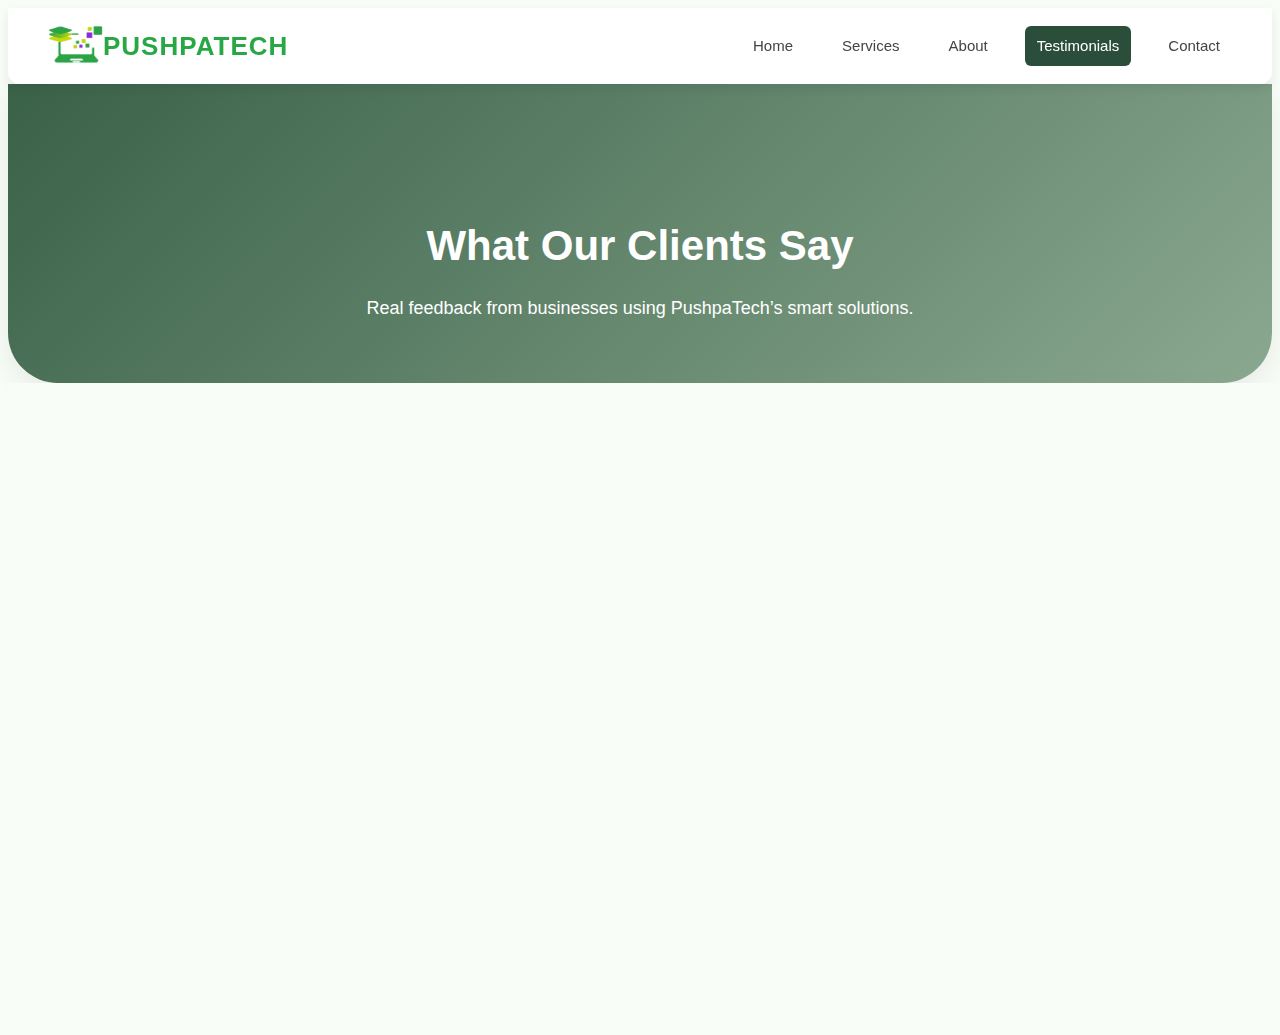
<file: testimonials/index.html>
<!DOCTYPE html><html lang="en" data-beasties-container><head>
  <meta charset="utf-8">
  <title>Pushpatech</title>
  <base href="/">
  <meta name="viewport" content="width=device-width, initial-scale=1">
  <link rel="icon" type="image/x-icon" href="favicon.ico">
<style>body{font-family:Segoe UI,sans-serif;color:#222;background-color:#f8fdf8;line-height:1.6}
</style><link rel="stylesheet" href="styles-OF5QCJR4.css" media="print" onload="this.media='all'"><noscript><link rel="stylesheet" href="styles-OF5QCJR4.css"></noscript><style ng-app-id="ng">.navbar[_ngcontent-ng-c2800528396]{display:flex;justify-content:space-between;align-items:center;background-color:#fff;padding:16px 40px;box-shadow:0 4px 12px #00000014;position:sticky;top:0;z-index:1000;border-radius:0 0 12px 12px;transition:all .3s ease-in-out}.img-logo[_ngcontent-ng-c2800528396]{width:55px;height:40px;margin-bottom:-9px}.logo[_ngcontent-ng-c2800528396]{font-size:26px;font-weight:700;color:#28a745;letter-spacing:1px;text-transform:uppercase}.nav-links[_ngcontent-ng-c2800528396]{display:flex;gap:25px;align-items:center}.nav-links[_ngcontent-ng-c2800528396]   a[_ngcontent-ng-c2800528396]{position:relative;font-size:15px;font-weight:500;color:#444;text-decoration:none;padding:8px 12px;border-radius:6px;overflow:hidden;transition:background-color .3s,color .3s}.nav-links[_ngcontent-ng-c2800528396]   a.active[_ngcontent-ng-c2800528396]{background-color:#2a4e39;color:#fff}.nav-links[_ngcontent-ng-c2800528396]   a.active[_ngcontent-ng-c2800528396]:hover{color:#fff}.nav-links[_ngcontent-ng-c2800528396]   a[_ngcontent-ng-c2800528396]:before{content:"";position:absolute;width:100%;height:100%;top:0;left:-100%;background:#28a7451a;transition:all .4s ease;z-index:0}.nav-links[_ngcontent-ng-c2800528396]   a[_ngcontent-ng-c2800528396]:hover:before{left:0}.nav-links[_ngcontent-ng-c2800528396]   a[_ngcontent-ng-c2800528396]:hover{color:#2a4e39}.nav-links[_ngcontent-ng-c2800528396]   a[_ngcontent-ng-c2800528396]   span[_ngcontent-ng-c2800528396]{position:relative;z-index:1}.nav-links[_ngcontent-ng-c2800528396]   a[_ngcontent-ng-c2800528396]:after{content:"";position:absolute;left:50%;bottom:0;width:0%;height:2px;background-color:#2a4e39;transition:all .3s ease;transform:translate(-50%)}.nav-links[_ngcontent-ng-c2800528396]   a[_ngcontent-ng-c2800528396]:hover:after{width:60%}@media (max-width: 768px){.navbar[_ngcontent-ng-c2800528396]{flex-direction:column;align-items:flex-start;padding:16px 20px}.nav-links[_ngcontent-ng-c2800528396]{flex-direction:column;width:100%;gap:15px;margin-top:10px}.nav-links[_ngcontent-ng-c2800528396]   a[_ngcontent-ng-c2800528396]{width:100%}}</style><style ng-app-id="ng">.testimonial-hero[_ngcontent-ng-c4043265943]{background:linear-gradient(135deg,#3a6249,#8aa88f);color:#fff;padding:100px 20px 60px;text-align:center;border-radius:0 0 50px 50px;box-shadow:0 10px 30px #00000014}.testimonial-hero[_ngcontent-ng-c4043265943]   h1[_ngcontent-ng-c4043265943]{font-size:42px;margin-bottom:15px;animation:_ngcontent-ng-c4043265943_fadeInDown 1s ease}.testimonial-hero[_ngcontent-ng-c4043265943]   p[_ngcontent-ng-c4043265943]{font-size:18px;max-width:700px;margin:0 auto;animation:_ngcontent-ng-c4043265943_fadeInUp 1.2s ease}.testimonial-grid[_ngcontent-ng-c4043265943]{display:flex;flex-wrap:wrap;justify-content:center;gap:30px;padding:80px 20px;background-color:#f8fdf8}.testimonial-card[_ngcontent-ng-c4043265943]{background:#fff;border-radius:20px;box-shadow:0 8px 25px #0000000f;padding:30px 25px;width:300px;max-width:90%;text-align:center;opacity:0;transform:translateY(30px);animation:_ngcontent-ng-c4043265943_fadeInCard .8s forwards;transition:transform .3s ease;position:relative}.testimonial-card[_ngcontent-ng-c4043265943]:hover{transform:translateY(-8px)}.testimonial-card[_ngcontent-ng-c4043265943]   p[_ngcontent-ng-c4043265943]{font-size:16px;color:#444;margin-bottom:20px}.testimonial-card[_ngcontent-ng-c4043265943]   h4[_ngcontent-ng-c4043265943]{color:#2a4e39;margin:0;font-size:18px}.testimonial-card[_ngcontent-ng-c4043265943]   .role[_ngcontent-ng-c4043265943]{font-size:14px;color:#777}.fade-up[_ngcontent-ng-c4043265943]{animation-name:_ngcontent-ng-c4043265943_fadeInCard}.delay-1[_ngcontent-ng-c4043265943]{animation-delay:.2s}.delay-2[_ngcontent-ng-c4043265943]{animation-delay:.4s}.delay-3[_ngcontent-ng-c4043265943]{animation-delay:.6s}.delay-4[_ngcontent-ng-c4043265943]{animation-delay:.8s}@keyframes _ngcontent-ng-c4043265943_fadeInCard{to{opacity:1;transform:translateY(0)}}@keyframes _ngcontent-ng-c4043265943_fadeInDown{0%{opacity:0;transform:translateY(-40px)}to{opacity:1;transform:translateY(0)}}@keyframes _ngcontent-ng-c4043265943_fadeInUp{0%{opacity:0;transform:translateY(40px)}to{opacity:1;transform:translateY(0)}}@media (max-width: 768px){.testimonial-grid[_ngcontent-ng-c4043265943]{flex-direction:column;align-items:center;padding:40px 15px}.testimonial-card[_ngcontent-ng-c4043265943]{width:100%;max-width:340px}}</style></head>
<body><!--nghm--><script type="text/javascript" id="ng-event-dispatch-contract">(()=>{function p(t,n,r,o,e,i,f,m){return{eventType:t,event:n,targetElement:r,eic:o,timeStamp:e,eia:i,eirp:f,eiack:m}}function u(t){let n=[],r=e=>{n.push(e)};return{c:t,q:n,et:[],etc:[],d:r,h:e=>{r(p(e.type,e,e.target,t,Date.now()))}}}function s(t,n,r){for(let o=0;o<n.length;o++){let e=n[o];(r?t.etc:t.et).push(e),t.c.addEventListener(e,t.h,r)}}function c(t,n,r,o,e=window){let i=u(t);e._ejsas||(e._ejsas={}),e._ejsas[n]=i,s(i,r),s(i,o,!0)}window.__jsaction_bootstrap=c;})();
</script><script>window.__jsaction_bootstrap(document.body,"ng",["click"],[]);</script>
  <app-root ng-version="19.2.3" ngh="1" ng-server-context="ssg"><app-navbar _nghost-ng-c2800528396 ngh="0"><nav _ngcontent-ng-c2800528396 class="navbar"><div _ngcontent-ng-c2800528396 class="logo"><img _ngcontent-ng-c2800528396 src="assets/imgs/logo.png" class="img-logo"><span _ngcontent-ng-c2800528396 class="brand-name">PushpaTech</span></div><div _ngcontent-ng-c2800528396 class="nav-links"><a _ngcontent-ng-c2800528396 routerlink="/" routerlinkactive="active" href="/" class jsaction="click:;">Home</a><a _ngcontent-ng-c2800528396 routerlink="/services" routerlinkactive="active" href="/services" class jsaction="click:;">Services</a><a _ngcontent-ng-c2800528396 routerlink="/about" routerlinkactive="active" href="/about" class jsaction="click:;">About</a><a _ngcontent-ng-c2800528396 routerlink="/testimonials" routerlinkactive="active" href="/testimonials" class="active" jsaction="click:;">Testimonials</a><a _ngcontent-ng-c2800528396 routerlink="/contact" routerlinkactive="active" href="/contact" class jsaction="click:;">Contact</a></div></nav></app-navbar><router-outlet></router-outlet><app-testimonials _nghost-ng-c4043265943 ngh="0"><section _ngcontent-ng-c4043265943 class="testimonial-hero"><h1 _ngcontent-ng-c4043265943>What Our Clients Say</h1><p _ngcontent-ng-c4043265943>Real feedback from businesses using PushpaTech’s smart solutions.</p></section><section _ngcontent-ng-c4043265943 class="testimonial-grid"><div _ngcontent-ng-c4043265943 class="testimonial-card fade-up delay-1"><p _ngcontent-ng-c4043265943>"PushpaTech made billing and inventory super easy. We save hours every week!"</p><h4 _ngcontent-ng-c4043265943>— Ramesh Kumar</h4><span _ngcontent-ng-c4043265943 class="role">Xerox Shop Owner, Hyderabad</span></div><div _ngcontent-ng-c4043265943 class="testimonial-card fade-up delay-2"><p _ngcontent-ng-c4043265943>"I loved how they customized the POS for my water wash business. Highly professional."</p><h4 _ngcontent-ng-c4043265943>— Saravanan</h4><span _ngcontent-ng-c4043265943 class="role">Water Wash Center, Chennai</span></div><div _ngcontent-ng-c4043265943 class="testimonial-card fade-up delay-3"><p _ngcontent-ng-c4043265943>"The dashboard and reports are so clean. Great product and support!"</p><h4 _ngcontent-ng-c4043265943>— Divya G</h4><span _ngcontent-ng-c4043265943 class="role">Retail Store, Bangalore</span></div><div _ngcontent-ng-c4043265943 class="testimonial-card fade-up delay-4"><p _ngcontent-ng-c4043265943>"I was amazed that such a light system could manage all my stock and invoices perfectly."</p><h4 _ngcontent-ng-c4043265943>— Sandeep T</h4><span _ngcontent-ng-c4043265943 class="role">Stationery Owner, Pune</span></div></section></app-testimonials><!----></app-root>
<script src="polyfills-FFHMD2TL.js" type="module"></script><script src="main-GQ4TBBIQ.js" type="module"></script>

<script id="ng-state" type="application/json">{"__nghData__":[{},{"c":{"1":[{"i":"c4043265943","r":1}]}}]}</script></body></html>
</file>
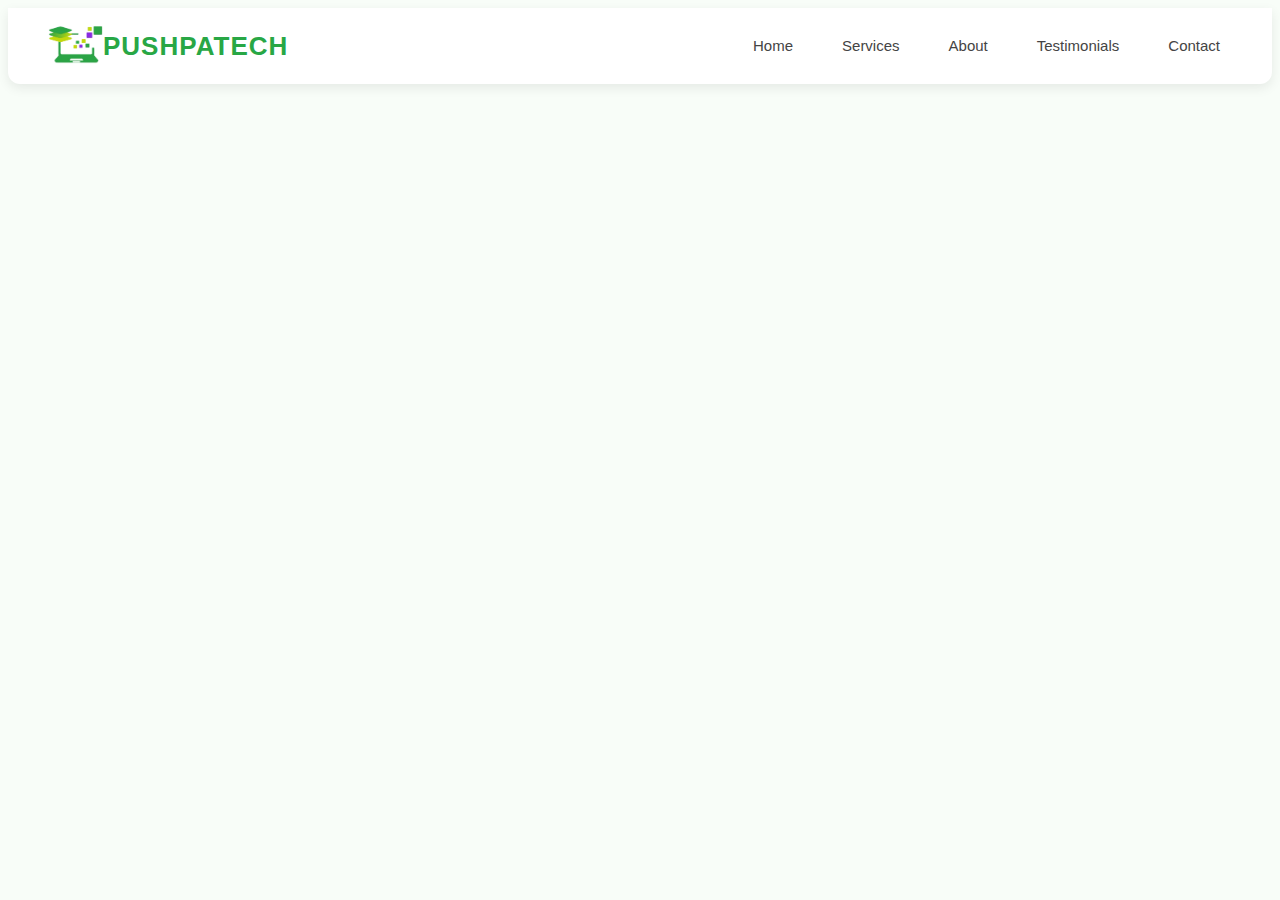
<file: index.csr.html>
<!doctype html>
<html lang="en" data-beasties-container="">
<head>
  <meta charset="utf-8">
  <title>Pushpatech</title>
  <base href="/">
  <meta name="viewport" content="width=device-width, initial-scale=1">
  <link rel="icon" type="image/x-icon" href="favicon.ico">
<style>body{font-family:Segoe UI,sans-serif;color:#222;background-color:#f8fdf8;line-height:1.6}</style><link rel="stylesheet" href="styles-OF5QCJR4.css" media="print" onload="this.media='all'"><noscript><link rel="stylesheet" href="styles-OF5QCJR4.css"></noscript></head>
<body ngcm="">
  <app-root></app-root>
<script src="polyfills-FFHMD2TL.js" type="module"></script><script src="main-GQ4TBBIQ.js" type="module"></script></body>
</html>
</file>
<file: styles-OF5QCJR4.css>
@keyframes fadeInUp{to{opacity:1;transform:translateY(0)}}@keyframes fadeDown{0%{opacity:0;transform:translateY(-30px)}to{opacity:1;transform:translateY(0)}}@keyframes fadeUp{0%{opacity:0;transform:translateY(30px)}to{opacity:1;transform:translateY(0)}}body{font-family:Segoe UI,sans-serif;color:#222;background-color:#f8fdf8;line-height:1.6}.section-title{font-size:28px;text-align:center;margin-bottom:30px;color:#2a4e39}.btn-primary{background:#2a4e39;color:#fff;padding:12px 20px;border-radius:8px;font-weight:700;text-decoration:none;transition:background .3s ease}.btn-primary:hover{background:#218838}
</file>
